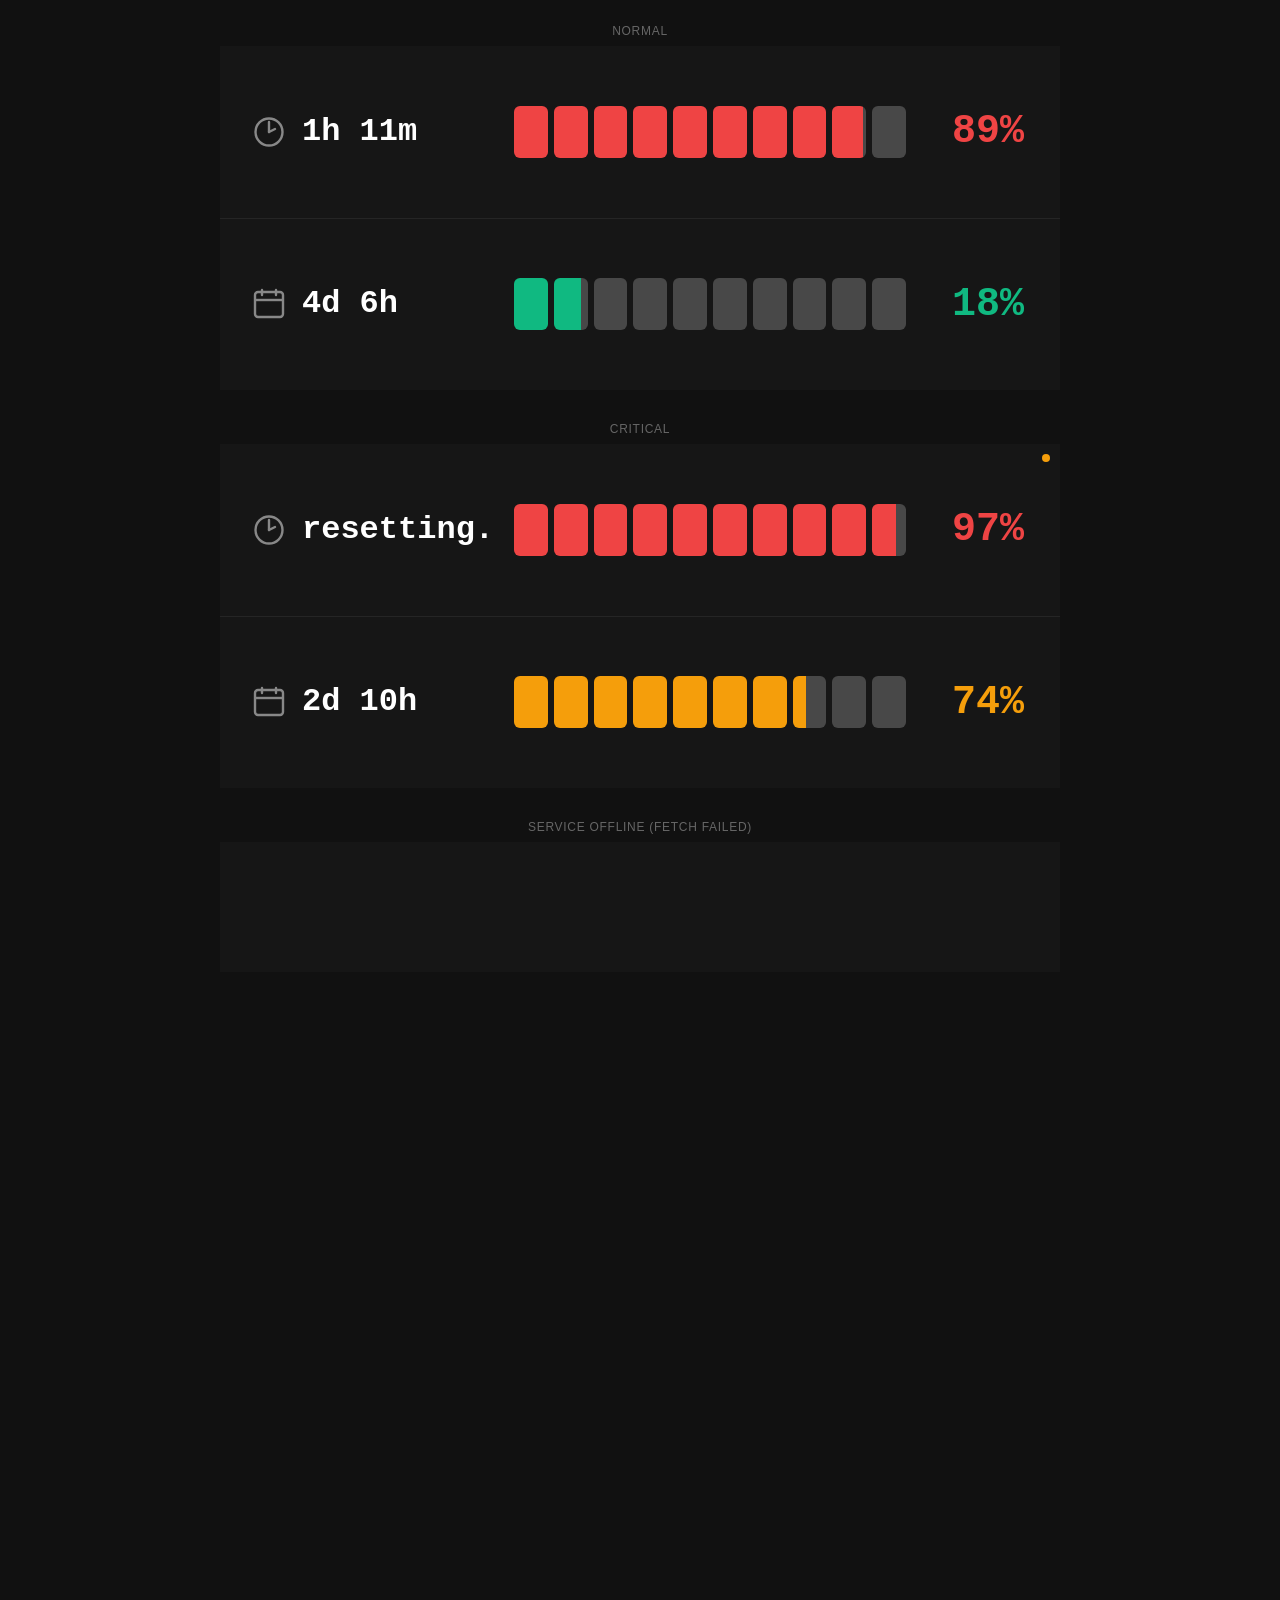
<file: widgets/ClaudeUsageWidget/index.html>
<!DOCTYPE html>
<html lang="en">
	<head>
		<meta charset="UTF-8"/>
		<meta name="viewport" content="width=device-width, initial-scale=1.0"/>
		<title>tr('Claude Usage Monitor')</title>
		<link rel="icon" type="image/svg+xml" href="resources/claude-usage.svg"/>

		<meta
			name="x-icue-property"
			content="refreshInterval"
			data-label="tr('Refresh Interval')"
			data-type="slider"
			data-default="60"
			data-min="10"
			data-max="300"
			data-step="10"
			data-unit-label="'s'"
		/>

		<meta
			name="x-icue-property"
			content="thresholdColorCoding"
			data-label="tr('Threshold Color Coding')"
			data-type="switch"
			data-default="true"
		/>

		<meta
			name="x-icue-property"
			content="textColor"
			data-label="tr('Text Color')"
			data-type="color"
			data-default="'#FFFFFF'"
		/>

		<meta
			name="x-icue-property"
			content="blockColor"
			data-label="tr('Block Color')"
			data-type="color"
			data-default="'#3B82F6'"
		/>

		<meta
			name="x-icue-property"
			content="emptyBlockColor"
			data-label="tr('Empty Block Color')"
			data-type="color"
			data-default="'#484848'"
		/>

		<meta
			name="x-icue-property"
			content="percentageColor"
			data-label="tr('Percentage Color')"
			data-type="color"
			data-default="'#FFFFFF'"
		/>

		<meta
			name="x-icue-property"
			content="colorLow"
			data-label="tr('Low Color')"
			data-type="color"
			data-default="'#10B981'"
		/>

		<meta
			name="x-icue-property"
			content="colorMid"
			data-label="tr('Medium Color')"
			data-type="color"
			data-default="'#F59E0B'"
		/>

		<meta
			name="x-icue-property"
			content="colorHigh"
			data-label="tr('High Color')"
			data-type="color"
			data-default="'#EF4444'"
		/>

		<meta
			name="x-icue-property"
			content="backgroundColor"
			data-label="tr('Background Color')"
			data-type="color"
			data-default="'#161616'"
		/>

		<meta
			name="x-icue-property"
			content="transparency"
			data-label="tr('Widget Transparency')"
			data-type="slider"
			data-default="0"
			data-min="0"
			data-max="100"
			data-step="1"
			data-unit-label="'%'"
		/>

		<script type="application/json" id="x-icue-groups">
		[
			{
				"title": "tr('Claude Usage Monitor')",
				"properties": ["refreshInterval", "thresholdColorCoding"]
			},
			{
				"title": "tr('Widget Personalization')",
				"properties": ["textColor", "blockColor", "emptyBlockColor", "percentageColor", "colorLow", "colorMid", "colorHigh", "backgroundColor", "transparency"]
			}
		]
		</script>

		<link rel="stylesheet" type="text/css" href="styles/ClaudeUsage.css"/>
	</head>
	<body>
		<div class="widget-background"></div>

		<div class="cu-widget">

			<div id="status-dot" class="status-dot"></div>

			<div class="usage-row">
				<div class="label-zone">
					<svg class="label-icon" viewBox="0 0 34 34" fill="none" xmlns="http://www.w3.org/2000/svg">
						<circle cx="17" cy="17" r="13.5" stroke="#888888" stroke-width="2.4"/>
						<line x1="17" y1="17" x2="17" y2="7" stroke="#888888" stroke-width="2.4" stroke-linecap="round"/>
						<line x1="17" y1="17" x2="23" y2="14" stroke="#888888" stroke-width="2.4" stroke-linecap="round"/>
					</svg>
					<div class="reset-time" id="reset-5h">—</div>
				</div>
				<div class="bar-zone">
					<div class="block-bar" id="bar-5h"></div>
				</div>
				<div class="pct-zone">
					<div class="pct-value" id="pct-5h">—%</div>
				</div>
			</div>

			<div class="row-divider"></div>

			<div class="usage-row">
				<div class="label-zone">
					<svg class="label-icon" viewBox="0 0 34 34" fill="none" xmlns="http://www.w3.org/2000/svg">
						<rect x="3" y="5" width="28" height="25" rx="3" stroke="#888888" stroke-width="2.4"/>
						<line x1="3" y1="13" x2="31" y2="13" stroke="#888888" stroke-width="2.4"/>
						<line x1="10" y1="3" x2="10" y2="8" stroke="#888888" stroke-width="2.4" stroke-linecap="round"/>
						<line x1="24" y1="3" x2="24" y2="8" stroke="#888888" stroke-width="2.4" stroke-linecap="round"/>
					</svg>
					<div class="reset-time" id="reset-7d">—</div>
				</div>
				<div class="bar-zone">
					<div class="block-bar" id="bar-7d"></div>
				</div>
				<div class="pct-zone">
					<div class="pct-value" id="pct-7d">—%</div>
				</div>
			</div>

			<div class="loading-overlay" id="loading-overlay">
				<div class="loading-title">Loading usage data...</div>
				<div class="loading-subtitle">contacting localhost:41920</div>
			</div>

			<div class="error-overlay" id="error-overlay">
				<div class="error-title" id="error-title">Unable to fetch usage</div>
				<div class="error-reason" id="error-reason"></div>
			</div>

		</div>

		<script src="scripts/claude-usage.js"></script>
		<script>
		icueEvents = {
			"onDataUpdated":     onIcueDataUpdated,
			"onICUEInitialized": onIcueInitialized
		};

		var pollTimer      = null;
		var resetTimer     = null;
		var activeInterval = 60;
		var lastResetsAt   = { fiveHour: null, sevenDay: null };

		function onIcueInitialized() {
			resolveConfig();
			ClaudeUsage.renderLoading();
			startPolling();
			startResetTimer();
		}

		function iCueAlreadyInitialized() {
			return typeof iCUE_initialized !== 'undefined' && iCUE_initialized;
		}

		function onIcueDataUpdated() {
			var prevInterval = activeInterval;
			resolveConfig();
			if (prevInterval !== activeInterval) {
				restartPolling();
			}
		}

		if (iCueAlreadyInitialized()) {
			onIcueInitialized();
		}

		function resolveConfig() {
			var n = parseInt(typeof refreshInterval !== 'undefined' ? refreshInterval : 60, 10);
			activeInterval = (Number.isFinite(n) && n > 0) ? n : 60;

			ClaudeUsage.configure({
				thresholdColorCoding: (typeof thresholdColorCoding !== 'undefined') ? (thresholdColorCoding === true || thresholdColorCoding === 'true' || thresholdColorCoding === 1) : true,
				textColor:            (typeof textColor            !== 'undefined') ? String(textColor)        : '#FFFFFF',
				blockColor:           (typeof blockColor           !== 'undefined') ? String(blockColor)       : '#3B82F6',
				emptyBlockColor:      (typeof emptyBlockColor      !== 'undefined') ? String(emptyBlockColor)  : '#484848',
				percentageColor:      (typeof percentageColor      !== 'undefined') ? String(percentageColor)  : '#FFFFFF',
				colorLow:             (typeof colorLow             !== 'undefined') ? String(colorLow)         : '#10B981',
				colorMid:             (typeof colorMid             !== 'undefined') ? String(colorMid)         : '#F59E0B',
				colorHigh:            (typeof colorHigh            !== 'undefined') ? String(colorHigh)        : '#EF4444',
				backgroundColor:      (typeof backgroundColor      !== 'undefined') ? String(backgroundColor)  : '#161616',
				transparency:         (typeof transparency         !== 'undefined') ? Number(transparency)     : 0
			});
		}

		function startPolling() {
			fetchUsage();
			pollTimer = setInterval(fetchUsage, activeInterval * 1000);
		}

		function restartPolling() {
			clearInterval(pollTimer);
			startPolling();
		}

		function fetchUsage() {
			resolveConfig();
			var isStaleResponse = false;

			fetch('http://localhost:41920/usage')
			.then(function (r) {
				isStaleResponse = r.headers.get('X-Cache-Stale') === 'true';
				if (!r.ok) {
					var status = r.status;
					return r.json().catch(function () { return {}; }).then(function (body) {
						var err = new Error(body.error || 'upstream_error');
						err.code   = body.error || 'upstream_error';
						err.status = status;
						throw err;
					});
				}
				return r.json();
			})
			.then(function (data) {
				lastResetsAt.fiveHour = data.five_hour.resets_at;
				lastResetsAt.sevenDay = data.seven_day.resets_at;
				ClaudeUsage.renderStale(isStaleResponse);
				ClaudeUsage.renderData(data);
			})
			.catch(renderFailure);
		}

		/**
		 * Shows why usage could not be displayed. A fetch rejection means the request never
		 * reached the service (connection refused: the service is not running) and carries no
		 * code; an error answer from the service carries its /status state code.
		 */
		function renderFailure(err) {
			ClaudeUsage.renderStale(false);
			if (err && err.code) {
				ClaudeUsage.renderError(err.code, err.status);
			} else {
				ClaudeUsage.renderError('service_offline');
			}
		}

		/** Refreshes the reset countdowns every 30 s without re-fetching; fetches again once a window has reset. */
		function startResetTimer() {
			if (resetTimer) clearInterval(resetTimer);
			resetTimer = setInterval(function () {
				var now = Date.now();
				var el5 = document.getElementById('reset-5h');
				var el7 = document.getElementById('reset-7d');
				var pastReset = false;
				if (el5 && lastResetsAt.fiveHour) {
					el5.textContent = ClaudeUsage.formatTimeUntil(lastResetsAt.fiveHour);
					if (new Date(lastResetsAt.fiveHour).getTime() < now) pastReset = true;
				}
				if (el7 && lastResetsAt.sevenDay) {
					el7.textContent = ClaudeUsage.formatTimeUntil(lastResetsAt.sevenDay);
					if (new Date(lastResetsAt.sevenDay).getTime() < now) pastReset = true;
				}
				if (pastReset) fetchUsage();
			}, 30000);
		}

		window.addEventListener('DOMContentLoaded', function () {
			if (typeof iCUE_initialized === 'undefined') renderPreviewStates();
		});

		/**
		 * Builds a head tag without writing it literally: iCUE finds the document head by plain text
		 * search and rejects the widget if the tag appears again later in the file.
		 * @param {string} slash '' for the opening tag, '/' for the closing one.
		 */
		function headTag(slash) {
			return '<' + slash + 'head>';
		}

		/** Preview mode (no iCUE runtime detected): renders all four design states stacked for browser review. */
		function renderPreviewStates() {
			var WIDGET_HTML = (
				'<!DOCTYPE html><html lang="en">' + headTag('') + '<meta charset="UTF-8">' +
				'<link rel="stylesheet" href="styles/ClaudeUsage.css">' + headTag('/') + '<body>' +
				'<div class="widget-background"></div>' +
				'<div class="cu-widget">' +
				'<div id="status-dot" class="status-dot"></div>' +
				'<div class="usage-row">' +
				'<div class="label-zone">' +
				'<svg class="label-icon" viewBox="0 0 34 34" fill="none" xmlns="http://www.w3.org/2000/svg">' +
				'<circle cx="17" cy="17" r="13.5" stroke="#888888" stroke-width="2.4"/>' +
				'<line x1="17" y1="17" x2="17" y2="7" stroke="#888888" stroke-width="2.4" stroke-linecap="round"/>' +
				'<line x1="17" y1="17" x2="23" y2="14" stroke="#888888" stroke-width="2.4" stroke-linecap="round"/>' +
				'</svg>' +
				'<div class="reset-time" id="reset-5h">—</div>' +
				'</div>' +
				'<div class="bar-zone"><div class="block-bar" id="bar-5h"></div></div>' +
				'<div class="pct-zone"><div class="pct-value" id="pct-5h">—%</div></div>' +
				'</div>' +
				'<div class="row-divider"></div>' +
				'<div class="usage-row">' +
				'<div class="label-zone">' +
				'<svg class="label-icon" viewBox="0 0 34 34" fill="none" xmlns="http://www.w3.org/2000/svg">' +
				'<rect x="3" y="5" width="28" height="25" rx="3" stroke="#888888" stroke-width="2.4"/>' +
				'<line x1="3" y1="13" x2="31" y2="13" stroke="#888888" stroke-width="2.4"/>' +
				'<line x1="10" y1="3" x2="10" y2="8" stroke="#888888" stroke-width="2.4" stroke-linecap="round"/>' +
				'<line x1="24" y1="3" x2="24" y2="8" stroke="#888888" stroke-width="2.4" stroke-linecap="round"/>' +
				'</svg>' +
				'<div class="reset-time" id="reset-7d">—</div>' +
				'</div>' +
				'<div class="bar-zone"><div class="block-bar" id="bar-7d"></div></div>' +
				'<div class="pct-zone"><div class="pct-value" id="pct-7d">—%</div></div>' +
				'</div>' +
				'<div class="loading-overlay" id="loading-overlay">' +
				'<div class="loading-title">Loading usage data...</div>' +
				'<div class="loading-subtitle">contacting localhost:41920</div>' +
				'</div>' +
				'<div class="error-overlay" id="error-overlay">' +
				'<div class="error-title">Unable to fetch usage</div>' +
				'<div class="error-reason" id="error-reason"></div>' +
				'</div>' +
				'</div>' +
				'<script src="scripts\/claude-usage.js"><\/script>' +
				'<script>' +
				'window.addEventListener("message",function(e){' +
				'var m=e.data||{};' +
				'if(m.type==="render"){if(m.config)ClaudeUsage.configure(m.config);ClaudeUsage.renderStale(!!m.stale);ClaudeUsage.renderData(m.data);}' +
				'if(m.type==="error")ClaudeUsage.renderError(m.message,m.detail);' +
				'if(m.type==="loading")ClaudeUsage.renderLoading();' +
				'});' +
				'<\/script>' +
				'</body></html>'
			);

			var now = Date.now();
			var STATES = [
				{
					label: 'Normal',
					msg: {
						type: 'render', stale: false,
						data: {
							five_hour: { utilization: 89.0, resets_at: new Date(now + 72 * 60000).toISOString() },
							seven_day: { utilization: 18.0, resets_at: new Date(now + (4 * 24 * 60 + 7 * 60) * 60000).toISOString() }
						}
					}
				},
				{
					label: 'Critical',
					msg: {
						type: 'render', stale: true,
						data: {
							five_hour: { utilization: 97.0, resets_at: new Date(now + 42000).toISOString() },
							seven_day: { utilization: 74.0, resets_at: new Date(now + (2 * 24 * 60 + 11 * 60) * 60000).toISOString() }
						}
					}
				},
				{
					label: 'Service offline (fetch failed)',
					msg: { type: 'error', message: 'service_offline' }
				},
				{
					label: 'Re-auth required',
					msg: { type: 'error', message: 'reauth_required' }
				},
				{
					label: 'Credentials missing',
					msg: { type: 'error', message: 'credentials_missing' }
				},
				{
					label: 'Token refresh failing',
					msg: { type: 'error', message: 'refresh_failed' }
				},
				{
					label: 'Anthropic API error (HTTP 500)',
					msg: { type: 'error', message: 'upstream_error', detail: 500 }
				},
				{
					label: 'Loading',
					msg: { type: 'loading' }
				},
				{
					label: 'Custom Style (purple theme, threshold coding OFF)',
					msg: {
						type: 'render', stale: false,
						config: {
							thresholdColorCoding: false,
							textColor:          '#E0E0E0',
							blockColor:         '#8B5CF6',
							percentageColor:    '#C4B5FD',
							colorLow:           '#A78BFA',
							colorMid:           '#C4B5FD',
							colorHigh:          '#DDD6FE',
							backgroundColor:    '#1E1E2E',
							transparency:       0
						},
						data: {
							five_hour: { utilization: 65.0, resets_at: new Date(now + 25 * 60000).toISOString() },
							seven_day: { utilization: 42.0, resets_at: new Date(now + (3 * 24 * 60 + 45 * 60) * 60000).toISOString() }
						}
					}
				}
			];

			document.body.innerHTML = '';
			document.body.style.cssText = 'margin:0;background:#111;padding:24px 0 48px;font-family:sans-serif;';

			var pairs = [];

			STATES.forEach(function (state) {
				var wrap = document.createElement('div');
				wrap.style.marginBottom = '32px';

				var lbl = document.createElement('div');
				lbl.style.cssText = 'font-size:12px;color:#666;text-align:center;padding:0 0 8px;letter-spacing:.06em;text-transform:uppercase;';
				lbl.textContent = state.label;

				var scaler = document.createElement('div');
				scaler.style.cssText = 'width:100%;max-width:840px;margin:0 auto;aspect-ratio:840/344;position:relative;overflow:hidden;';

				var frame = document.createElement('iframe');
				frame.title = state.label;
				frame.style.cssText = 'position:absolute;top:0;left:0;width:840px;height:344px;border:0;transform-origin:top left;';
				frame.srcdoc = WIDGET_HTML;

				var msg = state.msg;
				frame.addEventListener('load', function () {
					frame.contentWindow.postMessage(msg, '*');
					frame.style.transform = 'scale(' + (scaler.offsetWidth / 840) + ')';
				});

				pairs.push({ frame: frame, scaler: scaler });
				scaler.appendChild(frame);
				wrap.appendChild(lbl);
				wrap.appendChild(scaler);
				document.body.appendChild(wrap);
			});

			window.addEventListener('resize', function () {
				pairs.forEach(function (p) {
					p.frame.style.transform = 'scale(' + (p.scaler.offsetWidth / 840) + ')';
				});
			});
		}
		</script>
	</body>
</html>
</file>
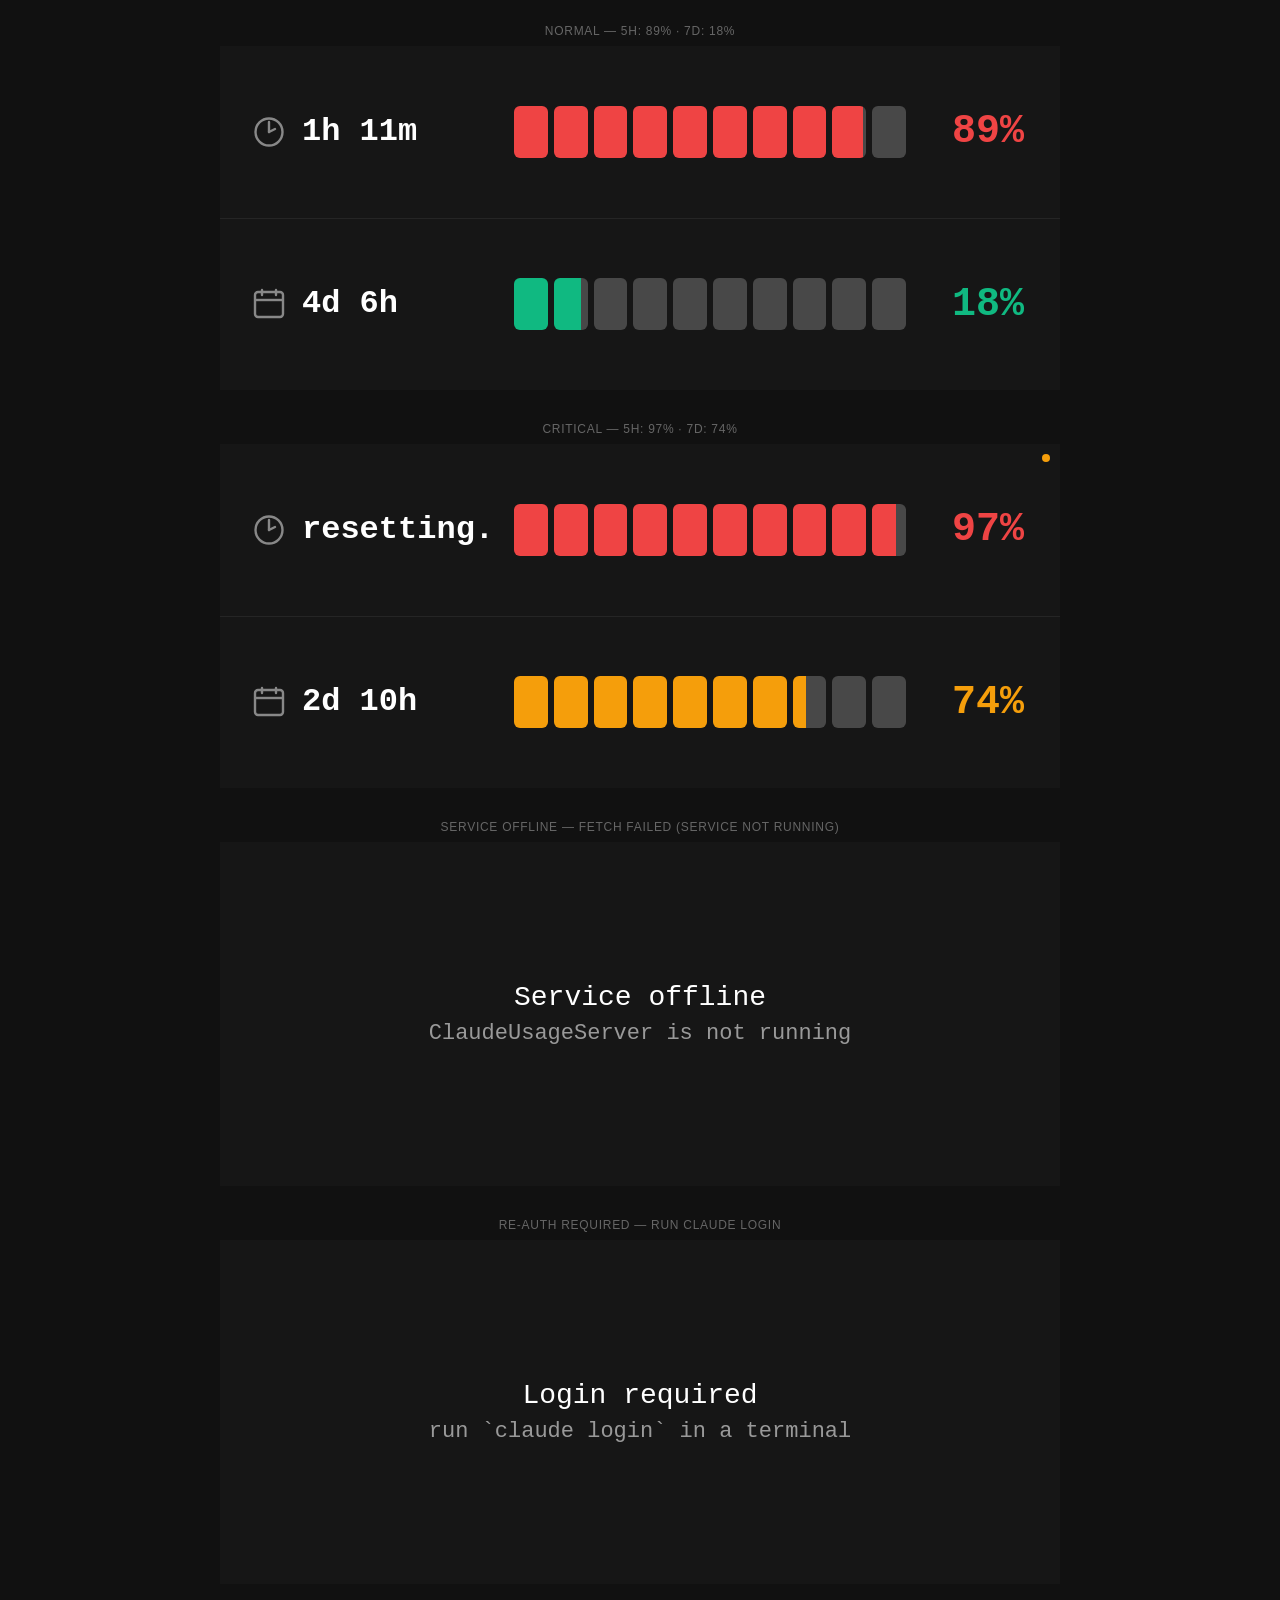
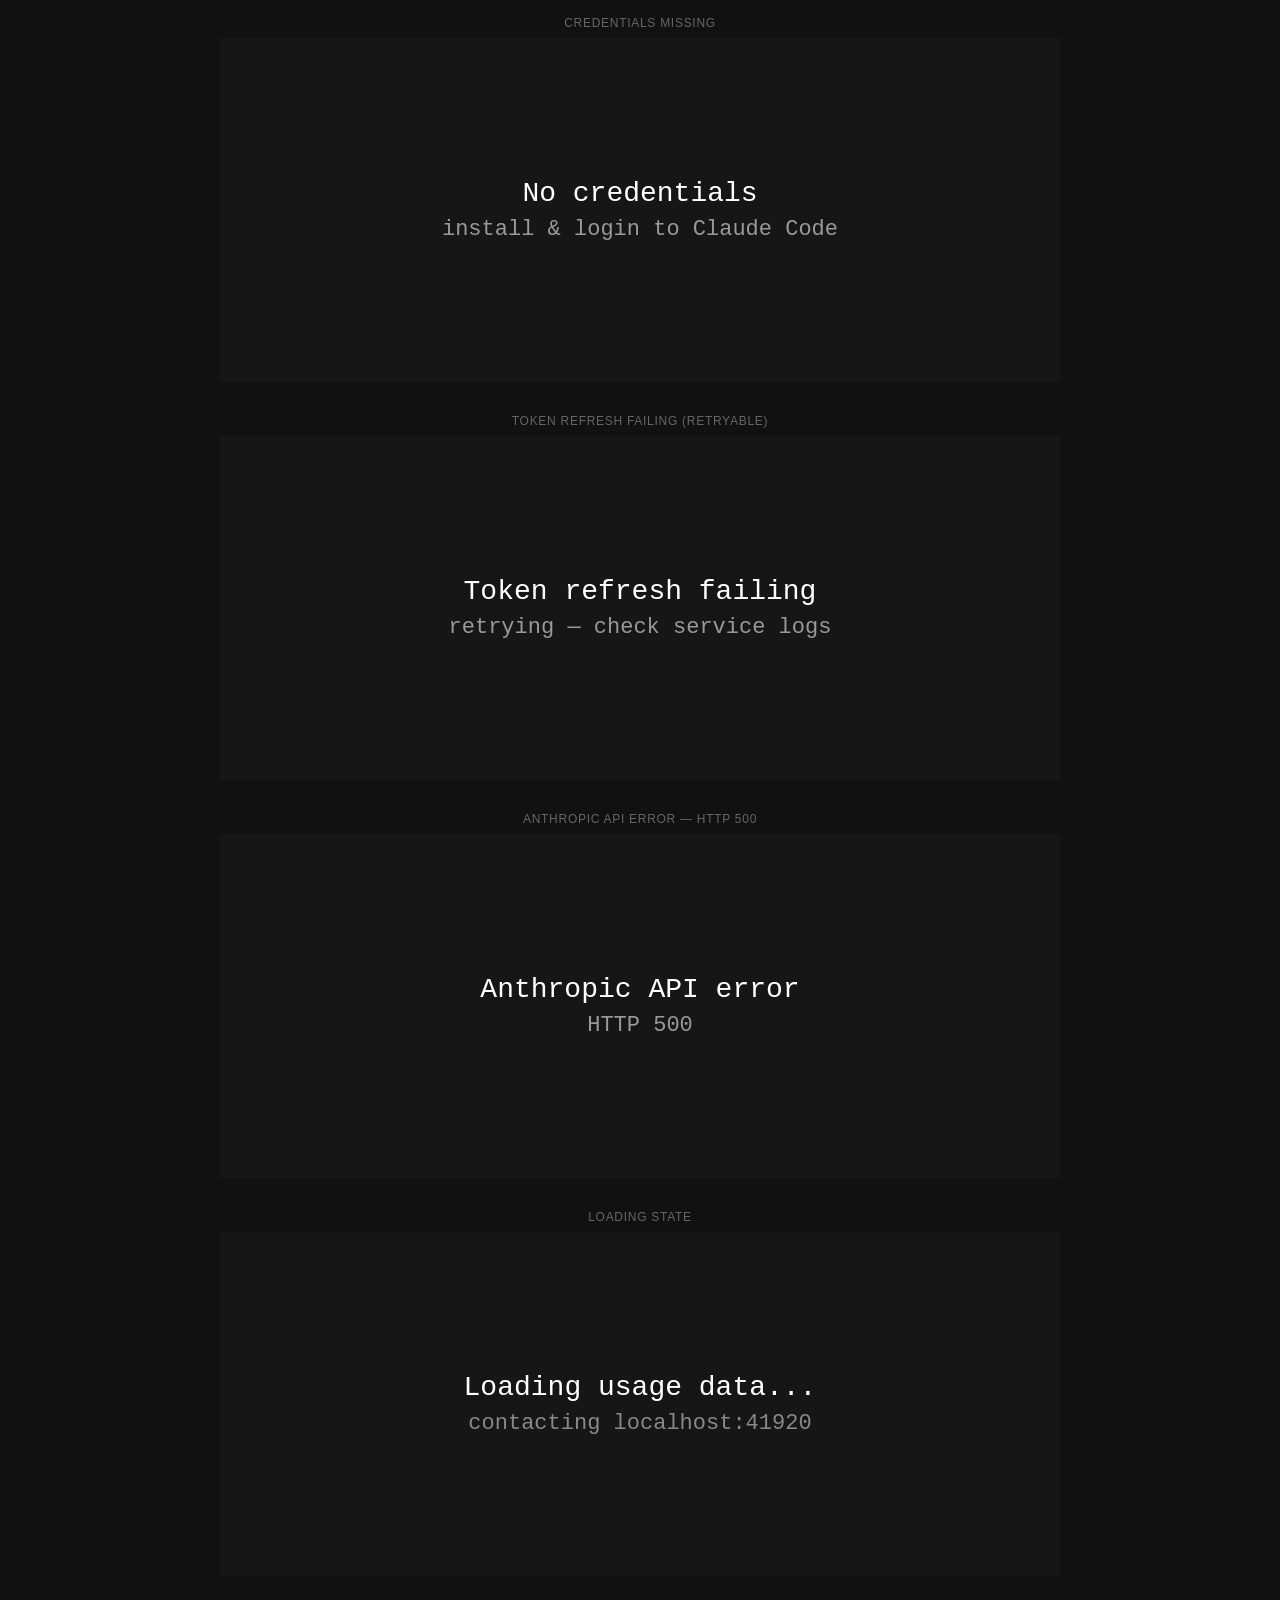
<file: widgets/ClaudeUsageWidget/preview.html>
<!DOCTYPE html>
<html lang="en">
	<head>
		<meta charset="UTF-8">
		<meta name="viewport" content="width=device-width, initial-scale=1.0">
		<title>Claude Usage Monitor — Widget Preview</title>
		<style>
			body {
				margin: 0;
				background: #111;
				color: #e6e6e6;
				font-family: sans-serif;
				padding: 24px 0 48px;
			}

			.state-label {
				font-size: 12px;
				color: #666;
				text-align: center;
				padding: 0 0 8px;
				letter-spacing: 0.06em;
				text-transform: uppercase;
			}

			.state-wrap {
				margin-bottom: 32px;
			}

			.frame-scaler {
				width: 100%;
				max-width: 840px;
				margin: 0 auto;
				aspect-ratio: 840 / 344;
				position: relative;
				overflow: hidden;
			}

			iframe {
				position: absolute;
				top: 0;
				left: 0;
				width: 840px;
				height: 344px;
				border: 0;
				transform-origin: top left;
				background: #000;
			}
		</style>
	</head>
	<body>
		<div id="states"></div>

		<script>
		/** The full widget DOM, isolated in each frame via srcdoc; after load a postMessage drives it into the desired state. */
		var WIDGET_SRCDOC = '<!DOCTYPE html>\n' +
		'<html lang="en">\n' +
		'<head>\n' +
		'<meta charset="UTF-8">\n' +
		'<link rel="stylesheet" type="text/css" href="styles/ClaudeUsage.css">\n' +
		'</head>\n' +
		'<body>\n' +
		'<div class="widget-background"></div>\n' +
		'<div class="cu-widget">\n' +
		'  <div id="status-dot" class="status-dot"></div>\n' +
		'  <div class="usage-row">\n' +
		'    <div class="label-zone">\n' +
		'      <svg class="label-icon" viewBox="0 0 34 34" fill="none" xmlns="http://www.w3.org/2000/svg">\n' +
		'        <circle cx="17" cy="17" r="13.5" stroke="#888888" stroke-width="2.4"/>\n' +
		'        <line x1="17" y1="17" x2="17" y2="7" stroke="#888888" stroke-width="2.4" stroke-linecap="round"/>\n' +
		'        <line x1="17" y1="17" x2="23" y2="14" stroke="#888888" stroke-width="2.4" stroke-linecap="round"/>\n' +
		'      </svg>\n' +
		'      <div class="reset-time" id="reset-5h">—</div>\n' +
		'    </div>\n' +
		'    <div class="bar-zone"><div class="block-bar" id="bar-5h"></div></div>\n' +
		'    <div class="pct-zone"><div class="pct-value" id="pct-5h">—%</div></div>\n' +
		'  </div>\n' +
		'  <div class="row-divider"></div>\n' +
		'  <div class="usage-row">\n' +
		'    <div class="label-zone">\n' +
		'      <svg class="label-icon" viewBox="0 0 34 34" fill="none" xmlns="http://www.w3.org/2000/svg">\n' +
		'        <rect x="3" y="5" width="28" height="25" rx="3" stroke="#888888" stroke-width="2.4"/>\n' +
		'        <line x1="3" y1="13" x2="31" y2="13" stroke="#888888" stroke-width="2.4"/>\n' +
		'        <line x1="10" y1="3" x2="10" y2="8" stroke="#888888" stroke-width="2.4" stroke-linecap="round"/>\n' +
		'        <line x1="24" y1="3" x2="24" y2="8" stroke="#888888" stroke-width="2.4" stroke-linecap="round"/>\n' +
		'      </svg>\n' +
		'      <div class="reset-time" id="reset-7d">—</div>\n' +
		'    </div>\n' +
		'    <div class="bar-zone"><div class="block-bar" id="bar-7d"></div></div>\n' +
		'    <div class="pct-zone"><div class="pct-value" id="pct-7d">—%</div></div>\n' +
		'  </div>\n' +
		'  <div class="loading-overlay" id="loading-overlay">\n' +
		'    <div class="loading-title">Loading usage data...</div>\n' +
		'    <div class="loading-subtitle">contacting localhost:41920</div>\n' +
		'  </div>\n' +
		'  <div class="error-overlay" id="error-overlay">\n' +
		'    <div class="error-title" id="error-title">Unable to fetch usage</div>\n' +
		'    <div class="error-reason" id="error-reason"></div>\n' +
		'  </div>\n' +
		'</div>\n' +
		'<script src="scripts/claude-usage.js"><\/script>\n' +
		'<script>\n' +
		'  window.addEventListener("message", function (e) {\n' +
		'    var msg = e.data || {};\n' +
		'    if (msg.type === "render") {\n' +
		'      ClaudeUsage.renderData(msg.data);\n' +
		'      ClaudeUsage.renderStale(!!msg.stale);\n' +
		'    }\n' +
		'    if (msg.type === "error")   ClaudeUsage.renderError(msg.message, msg.detail);\n' +
		'    if (msg.type === "loading") ClaudeUsage.renderLoading();\n' +
		'  });\n' +
		'<\/script>\n' +
		'</body>\n' +
		'</html>';

		var now = Date.now();

		var STATES = [
			{
				label: 'Normal — 5h: 89%  ·  7d: 18%',
				msg: {
					type: 'render',
					stale: false,
					data: {
						five_hour: { utilization: 89.0, resets_at: new Date(now + 72 * 60000).toISOString() },
						seven_day: { utilization: 18.0, resets_at: new Date(now + (4 * 24 * 60 + 7 * 60) * 60000).toISOString() }
					}
				}
			},
			{
				label: 'Critical — 5h: 97%  ·  7d: 74%',
				msg: {
					type: 'render',
					stale: true,
					data: {
						five_hour: { utilization: 97.0, resets_at: new Date(now + 42000).toISOString() },
						seven_day: { utilization: 74.0, resets_at: new Date(now + (2 * 24 * 60 + 11 * 60) * 60000).toISOString() }
					}
				}
			},
			{
				label: 'Service offline — fetch failed (service not running)',
				msg: { type: 'error', message: 'service_offline' }
			},
			{
				label: 'Re-auth required — run claude login',
				msg: { type: 'error', message: 'reauth_required' }
			},
			{
				label: 'Credentials missing',
				msg: { type: 'error', message: 'credentials_missing' }
			},
			{
				label: 'Token refresh failing (retryable)',
				msg: { type: 'error', message: 'refresh_failed' }
			},
			{
				label: 'Anthropic API error — HTTP 500',
				msg: { type: 'error', message: 'upstream_error', detail: 500 }
			},
			{
				label: 'Loading state',
				msg: { type: 'loading' }
			}
		];

		var container = document.getElementById('states');

		STATES.forEach(function (state) {
			var wrap = document.createElement('div');
			wrap.className = 'state-wrap';

			var label = document.createElement('div');
			label.className = 'state-label';
			label.textContent = state.label;

			var scaler = document.createElement('div');
			scaler.className = 'frame-scaler';

			var iframe = document.createElement('iframe');
			iframe.title = state.label;
			iframe.srcdoc = WIDGET_SRCDOC;

			var msg = state.msg;
			iframe.addEventListener('load', function () {
				iframe.contentWindow.postMessage(msg, '*');
				scaleFrame(iframe, scaler);
			});

			scaler.appendChild(iframe);
			wrap.appendChild(label);
			wrap.appendChild(scaler);
			container.appendChild(wrap);
		});

		/** Scales an iframe to fit its container; runs on load and on resize. */
		function scaleFrame(iframe, scaler) {
			var containerWidth = scaler.offsetWidth;
			var scale = containerWidth / 840;
			iframe.style.transform = 'scale(' + scale + ')';
		}

		window.addEventListener('resize', function () {
			var scalers = document.querySelectorAll('.frame-scaler');
			scalers.forEach(function (scaler) {
				var iframe = scaler.querySelector('iframe');
				if (iframe) scaleFrame(iframe, scaler);
			});
		});
		</script>
	</body>
</html>
</file>
<file: widgets/ClaudeUsageWidget/styles/ClaudeUsage.css>
html,
body {
	margin: 0;
	padding: 0;
	border: none;
	background: transparent;
	width: 100%;
	height: 100%;
	overflow: hidden;
	font-family: "Courier New", Courier, monospace;
}

:root {
	--bg-color: #161616;
	--widget-opacity: 1;
}


.widget-background {
	position: absolute;
	top: 0;
	left: 0;
	width: 100%;
	height: 100%;
	background-color: var(--bg-color);
	opacity: var(--widget-opacity);
	z-index: -1;
}


.cu-widget {
	--u: calc(100vw / 840);

	position: relative;
	width: 100%;
	height: 100%;
	display: flex;
	flex-direction: column;
	font-family: "Courier New", Courier, monospace;
	overflow: hidden;
	box-sizing: border-box;
}


.usage-row {
	flex: 1;
	display: flex;
	flex-direction: row;
	align-items: center;
	min-height: 0;
}

.row-divider {
	flex: 0 0 1px;
	width: 100%;
	background: #252525;
}


.label-zone {
	flex: 0 0 calc(var(--u) * 270);
	display: flex;
	flex-direction: row;
	align-items: center;
	gap: calc(var(--u) * 16);
	padding-left: calc(var(--u) * 32);
	box-sizing: border-box;
	overflow: hidden;
}

.label-icon {
	flex: 0 0 calc(var(--u) * 34);
	width: calc(var(--u) * 34);
	height: calc(var(--u) * 34);
}

.reset-time {
	font-size: calc(var(--u) * 32);
	font-weight: 600;
	color: #FFFFFF;
	white-space: nowrap;
	line-height: 1;
}


.bar-zone {
	flex: 1;
	display: flex;
	align-items: center;
	padding: 0 calc(var(--u) * 24);
	box-sizing: border-box;
	min-width: 0;
}

.block-bar {
	display: flex;
	flex-direction: row;
	gap: calc(var(--u) * 6);
	width: 100%;
}

.block {
	flex: 1;
	height: calc(var(--u) * 52);
	border-radius: calc(var(--u) * 6);
	background: #484848;
	transition: opacity 400ms ease-in-out;
}



.pct-zone {
	flex: 0 0 calc(var(--u) * 130);
	display: flex;
	align-items: center;
	justify-content: flex-end;
	padding-right: calc(var(--u) * 36);
	box-sizing: border-box;
}

.pct-value {
	font-size: calc(var(--u) * 40);
	font-weight: 700;
	font-variant-numeric: tabular-nums;
	white-space: nowrap;
	color: #10B981;
}


.error-overlay,
.loading-overlay {
	position: absolute;
	inset: 0;
	display: none;
	flex-direction: column;
	align-items: center;
	justify-content: center;
	background: #161616;
	z-index: 10;
	gap: calc(var(--u) * 8);
}

.error-title,
.loading-title {
	font-size: calc(var(--u) * 28);
	color: #FFFFFF;
	text-align: center;
}

.error-reason {
	font-size: calc(var(--u) * 22);
	color: #999999;
	text-align: center;
	padding: 0 calc(var(--u) * 40);
}

.loading-subtitle {
	font-size: calc(var(--u) * 22);
	color: #888888;
	text-align: center;
}


.status-dot {
	position: absolute;
	top: calc(var(--u) * 10);
	right: calc(var(--u) * 10);
	width: calc(var(--u) * 8);
	height: calc(var(--u) * 8);
	border-radius: 50%;
	background: transparent;
	z-index: 20;
}

.status-dot.stale {
	background: #F59E0B;
}

@media (min-aspect-ratio: 2.43) and (max-aspect-ratio: 2.45) and (min-width: 700px) and (max-width: 1000px) {
	.cu-widget { --u: 1px; }
}

@media (min-aspect-ratio: 2.43) and (max-aspect-ratio: 2.45) and (min-width: 0) and (max-width: 500px) {
	.cu-widget { --u: calc(100vw / 840); }
}
</file>
